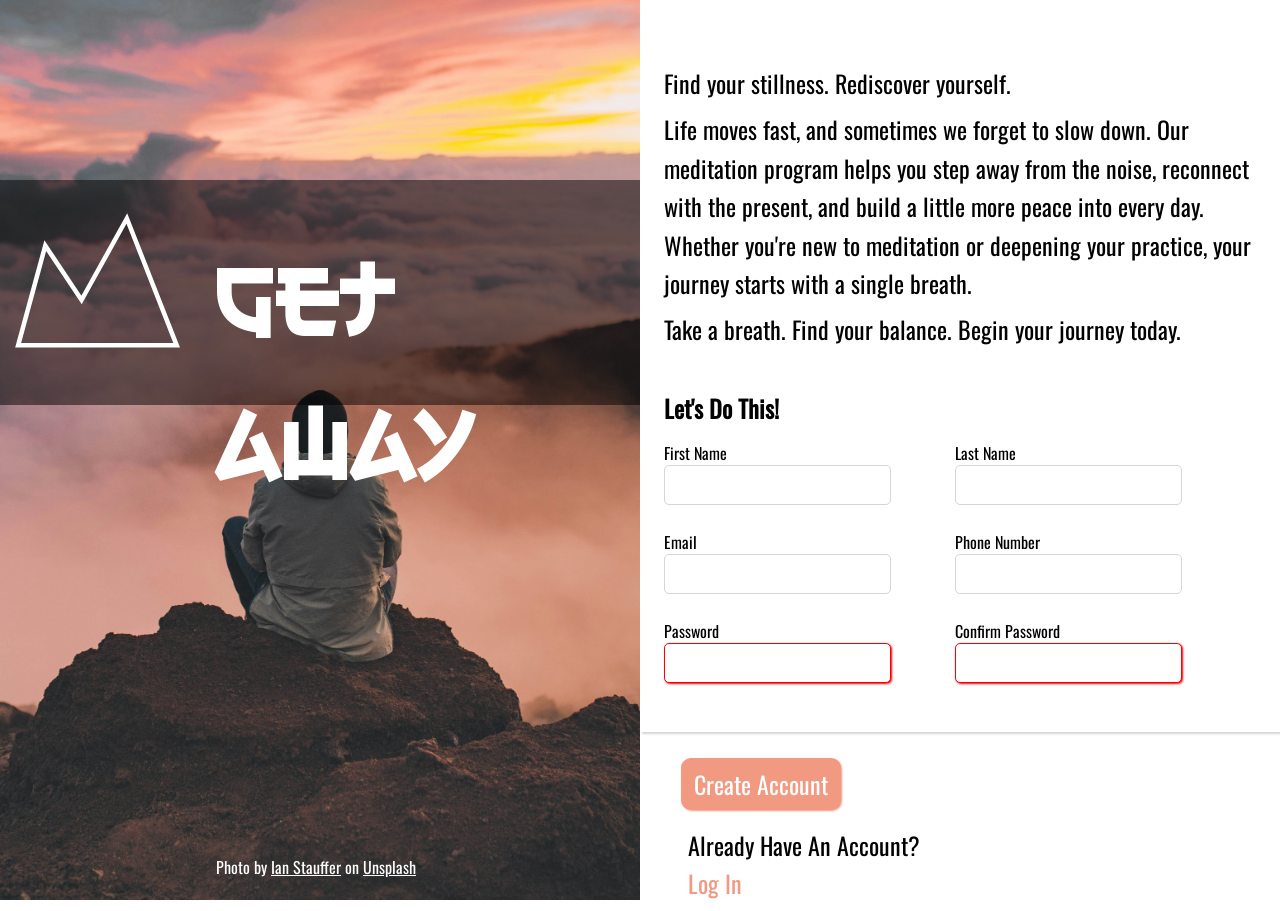
<file: index.html>
<!DOCTYPE html>
<html lang="en">
    <head>
        <meta charset="utf-8"/>
        <title>Meditation Retreat</title>
        <link rel="stylesheet" href="css/reset.css">
        <link rel="stylesheet" href="css/style.css">
    </head>
    <body>
        <section id="image">
            <div class="logo-section">
                    <svg xmlns="http://www.w3.org/2000/svg" viewBox="0 0 200 200" width="200" height="200">
                        <polygon 
                            stroke-width="5"
                            points="
                            20,150
                            50,40
                            90,100
                            140,10
                            195,150
                            "
                        />
                    </svg>
                    <h1>Get Away</h1>
            </div>
            <p class="attribution">Photo by <a href="https://unsplash.com/@ianstauffer" target="_blank" rel="noreferrer">Ian Stauffer</a> on <a href="https://unsplash.com/photos/man-sitting-on-cliff-uftqFbfWGFY" target="_blank" rel="noreferrer">Unsplash</a></p>
        </section>
        <section id="form">
            <p class="c2a">Find your stillness. Rediscover yourself.</p>
            <p class="c2a">Life moves fast, and sometimes we forget to slow down. Our meditation program helps you step away from the noise, reconnect with the present, and build a little more peace into every day. Whether you're new to meditation or deepening your practice, your journey starts with a single breath.</p>
            <p class="c2a">Take a breath. Find your balance. Begin your journey today.</p>
            <form id="meditation-retreat">
                <h2>Let's Do This!</h2>
                <div class="form-fields-flex">
                    <div class="left-form-fields">
                        <div class="form-row">
                            <label for="first-name">First Name</label>
                            <input type="text" id="first-name" name="first-name"/>
                        </div>
                        <div class="form-row">
                            <label for="email">Email</label>
                            <input type="email" id="email" name="email"/>
                        </div>
                        <div class="form-row">
                            <label for="password">Password</label>
                            <input type="password" id="password" name="password"
                            pattern="(?=.*[A-Z])(?=.*[a-z])(?=.*[0-9])(?=.*[#?!@$%^&*-]).{8,}" required/>
                        </div>
                    </div>
                    <div class="right-form-fields">
                        <div class="form-row">
                            <label for="last-name">Last Name</label>
                            <input type="text" id="last-name" name="last-name"/>
                        </div>
                        <div class="form-row">
                            <label for="phone-number">Phone Number</label>
                            <input type="tel" id="phone-number" name="phone-number"/>
                        </div>
                        <div class="form-row">
                            <label for="confirm-password">Confirm Password</label>
                            <input type="password" id="confirm-password" name="confirm-password" pattern="(?=.*[A-Z])(?=.*[a-z])(?=.*[0-9])(?=.*[#?!@$%^&*-]).{8,}" required/>
                        </div>
                    </div>
                </div>
            </form>
            <div class="submit">
                <button type="submit" form="meditation-retreat">Create Account</button>
                <p class="login">Already Have An Account? <a class="login" href="">Log In</a></p>
            </div>
        </section>
    </body>
    
</html>
</file>
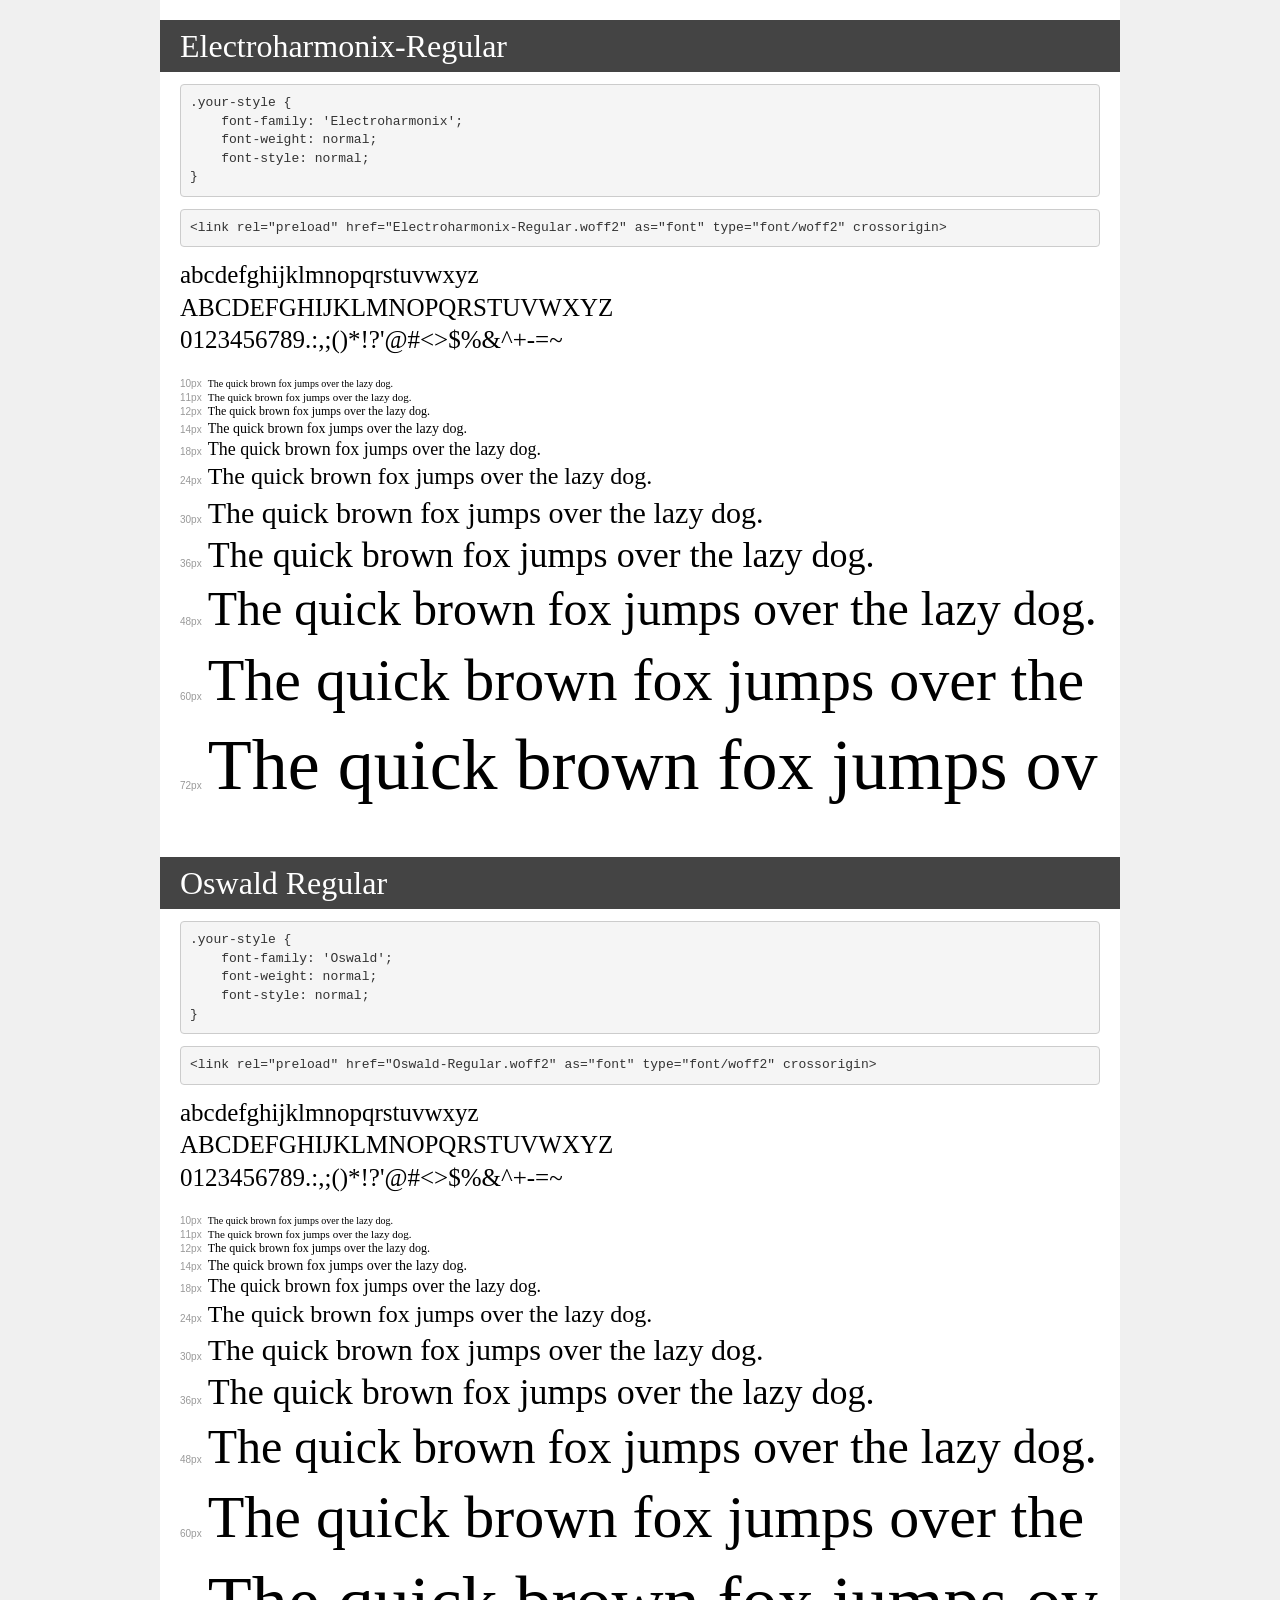
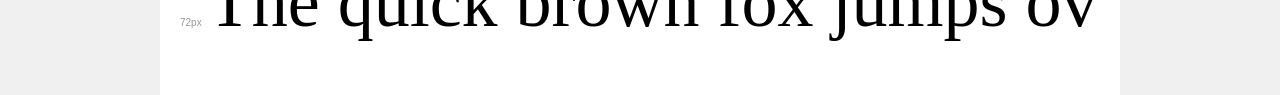
<file: fonts/demo.html>
<!DOCTYPE html>
<html lang="en">
<head>
    <meta charset="utf-8">
    <meta http-equiv="X-UA-Compatible" content="IE=edge">
    <meta name="viewport" content="width=device-width, initial-scale=1">
    <meta name="robots" content="noindex, noarchive">
    <meta name="format-detection" content="telephone=no">
    <title>Transfonter demo</title>
    <link href="stylesheet.css" rel="stylesheet">
    <style>
        /*
        http://meyerweb.com/eric/tools/css/reset/
        v2.0 | 20110126
        License: none (public domain)
        */
        html, body, div, span, applet, object, iframe,
        h1, h2, h3, h4, h5, h6, p, blockquote, pre,
        a, abbr, acronym, address, big, cite, code,
        del, dfn, em, img, ins, kbd, q, s, samp,
        small, strike, strong, sub, sup, tt, var,
        b, u, i, center,
        dl, dt, dd, ol, ul, li,
        fieldset, form, label, legend,
        table, caption, tbody, tfoot, thead, tr, th, td,
        article, aside, canvas, details, embed,
        figure, figcaption, footer, header, hgroup,
        menu, nav, output, ruby, section, summary,
        time, mark, audio, video {
            margin: 0;
            padding: 0;
            border: 0;
            font-size: 100%;
            font: inherit;
            vertical-align: baseline;
        }
        /* HTML5 display-role reset for older browsers */
        article, aside, details, figcaption, figure,
        footer, header, hgroup, menu, nav, section {
            display: block;
        }
        body {
            line-height: 1;
        }
        ol, ul {
            list-style: none;
        }
        blockquote, q {
            quotes: none;
        }
        blockquote:before, blockquote:after,
        q:before, q:after {
            content: '';
            content: none;
        }
        table {
            border-collapse: collapse;
            border-spacing: 0;
        }
        /* demo styles */
        body {
            background: #f0f0f0;
            color: #000;
        }
        .page {
            background: #fff;
            width: 920px;
            margin: 0 auto;
            padding: 20px 20px 0 20px;
            overflow: hidden;
        }
        .font-container {
            overflow-x: auto;
            overflow-y: hidden;
            margin-bottom: 40px;
            line-height: 1.3;
            white-space: nowrap;
            padding-bottom: 5px;
        }
        h1 {
            position: relative;
            background: #444;
            font-size: 32px;
            color: #fff;
            padding: 10px 20px;
            margin: 0 -20px 12px -20px;
        }
        .letters {
            font-size: 25px;
            margin-bottom: 20px;
        }
        .s10:before {
            content: '10px';
        }
        .s11:before {
            content: '11px';
        }
        .s12:before {
            content: '12px';
        }
        .s14:before {
            content: '14px';
        }
        .s18:before {
            content: '18px';
        }
        .s24:before {
            content: '24px';
        }
        .s30:before {
            content: '30px';
        }
        .s36:before {
            content: '36px';
        }
        .s48:before {
            content: '48px';
        }
        .s60:before {
            content: '60px';
        }
        .s72:before {
            content: '72px';
        }
        .s10:before, .s11:before, .s12:before, .s14:before,
        .s18:before, .s24:before, .s30:before, .s36:before,
        .s48:before, .s60:before, .s72:before {
            font-family: Arial, sans-serif;
            font-size: 10px;
            font-weight: normal;
            font-style: normal;
            color: #999;
            padding-right: 6px;
        }
        pre {
            display: block;
            padding: 9px;
            margin: 0 0 12px;
            font-family: Monaco, Menlo, Consolas, "Courier New", monospace;
            font-size: 13px;
            line-height: 1.428571429;
            color: #333;
            font-weight: normal;
            font-style: normal;
            background-color: #f5f5f5;
            border: 1px solid #ccc;
            overflow-x: auto;
            border-radius: 4px;
        }
        /* responsive */
        @media (max-width: 959px) {
            .page {
                width: auto;
                margin: 0;
            }
        }
    </style>
</head>
<body>
<div class="page">
    <div class="demo">
        <h1 style="font-family: 'Electroharmonix'; font-weight: normal; font-style: normal;">Electroharmonix-Regular</h1>
        <pre title="Usage">.your-style {
    font-family: 'Electroharmonix';
    font-weight: normal;
    font-style: normal;
}</pre>
        <pre title="Preload (optional)">
&lt;link rel=&quot;preload&quot; href=&quot;Electroharmonix-Regular.woff2&quot; as=&quot;font&quot; type=&quot;font/woff2&quot; crossorigin&gt;</pre>
        <div class="font-container" style="font-family: 'Electroharmonix'; font-weight: normal; font-style: normal;">
            <p class="letters">
                abcdefghijklmnopqrstuvwxyz<br>
ABCDEFGHIJKLMNOPQRSTUVWXYZ<br>
                0123456789.:,;()*!?'@#&lt;&gt;$%&^+-=~
            </p>
            <p class="s10" style="font-size: 10px;">The quick brown fox jumps over the lazy dog.</p>
            <p class="s11" style="font-size: 11px;">The quick brown fox jumps over the lazy dog.</p>
            <p class="s12" style="font-size: 12px;">The quick brown fox jumps over the lazy dog.</p>
            <p class="s14" style="font-size: 14px;">The quick brown fox jumps over the lazy dog.</p>
            <p class="s18" style="font-size: 18px;">The quick brown fox jumps over the lazy dog.</p>
            <p class="s24" style="font-size: 24px;">The quick brown fox jumps over the lazy dog.</p>
            <p class="s30" style="font-size: 30px;">The quick brown fox jumps over the lazy dog.</p>
            <p class="s36" style="font-size: 36px;">The quick brown fox jumps over the lazy dog.</p>
            <p class="s48" style="font-size: 48px;">The quick brown fox jumps over the lazy dog.</p>
            <p class="s60" style="font-size: 60px;">The quick brown fox jumps over the lazy dog.</p>
            <p class="s72" style="font-size: 72px;">The quick brown fox jumps over the lazy dog.</p>
        </div>
    </div>

    <div class="demo">
        <h1 style="font-family: 'Oswald'; font-weight: normal; font-style: normal;">Oswald Regular</h1>
        <pre title="Usage">.your-style {
    font-family: 'Oswald';
    font-weight: normal;
    font-style: normal;
}</pre>
        <pre title="Preload (optional)">
&lt;link rel=&quot;preload&quot; href=&quot;Oswald-Regular.woff2&quot; as=&quot;font&quot; type=&quot;font/woff2&quot; crossorigin&gt;</pre>
        <div class="font-container" style="font-family: 'Oswald'; font-weight: normal; font-style: normal;">
            <p class="letters">
                abcdefghijklmnopqrstuvwxyz<br>
ABCDEFGHIJKLMNOPQRSTUVWXYZ<br>
                0123456789.:,;()*!?'@#&lt;&gt;$%&^+-=~
            </p>
            <p class="s10" style="font-size: 10px;">The quick brown fox jumps over the lazy dog.</p>
            <p class="s11" style="font-size: 11px;">The quick brown fox jumps over the lazy dog.</p>
            <p class="s12" style="font-size: 12px;">The quick brown fox jumps over the lazy dog.</p>
            <p class="s14" style="font-size: 14px;">The quick brown fox jumps over the lazy dog.</p>
            <p class="s18" style="font-size: 18px;">The quick brown fox jumps over the lazy dog.</p>
            <p class="s24" style="font-size: 24px;">The quick brown fox jumps over the lazy dog.</p>
            <p class="s30" style="font-size: 30px;">The quick brown fox jumps over the lazy dog.</p>
            <p class="s36" style="font-size: 36px;">The quick brown fox jumps over the lazy dog.</p>
            <p class="s48" style="font-size: 48px;">The quick brown fox jumps over the lazy dog.</p>
            <p class="s60" style="font-size: 60px;">The quick brown fox jumps over the lazy dog.</p>
            <p class="s72" style="font-size: 72px;">The quick brown fox jumps over the lazy dog.</p>
        </div>
    </div>

</div>
</body>
</html>
</file>
<file: css/style.css>
@font-face {
    font-family: 'Electroharmonix';
    src: url('../fonts/Electroharmonix-Regular.woff2') format('woff2'),
        url('../fonts/Electroharmonix-Regular.woff') format('woff');
    font-weight: normal;
    font-style: normal;
    font-display: swap;
}

@font-face {
    font-family: 'Oswald';
    src: url('../fonts/Oswald-Regular.woff2') format('woff2'),
        url('../fonts/Oswald-Regular.woff') format('woff');
    font-weight: normal;
    font-style: normal;
    font-display: swap;
}

:root {
    --white:hsl(0 0% 100%);
    --black-transparent:hsl(0 0% 0%/0.5);
    --grey:hsl(0 0% 83.5%);
    --image-primary:hsl(12 81% 73%);

    font-family:Oswald, sans-serif;
    font-size:1rem;
}
body{
    height:100vh;
    display:flex;
}
/* Style two main sections */
#image,#form{
    width:50vw;
    height:100%;
    position:relative;
}
/* Container that holds the logo and h1*/
.logo-section {
    background-color:var(--black-transparent) ;
    width:100%;
    height:25%;
    position:relative;
    top:20%;
    display:flex;
    gap:2rem;
}
.attribution {
    position:absolute;
    top:95%;
    left:30%;
    color:var(--white);
    font-size:1rem;
}
.attribution a {
    color:var(--white);
}
h1 {
    margin-top:50px;
    font-size:6rem;
    color:var(--white);
    font-family: Electroharmonix;
}
svg {
    margin-top:20px;
}

/*Left image section*/
#image {
    background-image:url("../imgs/Meditation.jpg");
    background-position:center;
    background-size:cover;
}

/*svg logo*/
polygon {
    fill:none;
    stroke:var(--white);
}

p {
    text-align: left;
    font-size:1.5rem;
    margin:0 1.5rem 0.5rem 1.5rem;
    line-height: 1.6;
}

#form p:first-child{
    margin-top:5vw;
}

form h2 {
    padding-bottom: 15px;
}
form {
    margin-top:2vw;
    width:100%;
    height:auto;
    padding:1rem 3rem 1.5rem 1.5rem;
    box-shadow: 2px 2px 2px var(--grey);
}

.form-fields-flex {
    display:flex;
    gap:5vw;
}
 .right-form-fields,
 .left-form-fields {
    width:40%;
 }
.form-row {
    margin-bottom:25px;
    display:flex;
    justify-content: flex-start;
    flex-direction: column;
    flex-wrap: wrap;
}

.form-row input {
    background-color: var(--white);
    border: 1px solid var(--grey);
    border-radius: 5px;
    width:100%;
    padding:7px;
    font-size:inherit;
    outline:none;
}

.form-row input:focus {
    border: 1px solid var(--image-primary);
    box-shadow:1px 1px 2px var(--image-primary) ;
    

}

input[type="password"]:invalid,
input[type="email"]:invalid {
    border:1px solid red;
    box-shadow: 1px 1px 2px red;
}

.submit {
    width:50%;
    margin:2vw 0 0 1.5rem;
    display: flex;
    flex-flow: column nowrap;
    gap:1rem;
}

button {
    margin-left:1.3vw;
    width:50%;
    text-align: center;
    padding:.5rem;
    border-radius: 10px;
    border:0;
    background-color: var(--image-primary);
    box-shadow: 1px 1px 2px var(--image-primary);
    font-size:1.5rem;
    color:var(--white);
}

.login {
    font-size:1.5rem;
}

a[class='login']{
    text-decoration: none;
    color: var(--image-primary);
}
</file>
<file: fonts/stylesheet.css>

</file>
